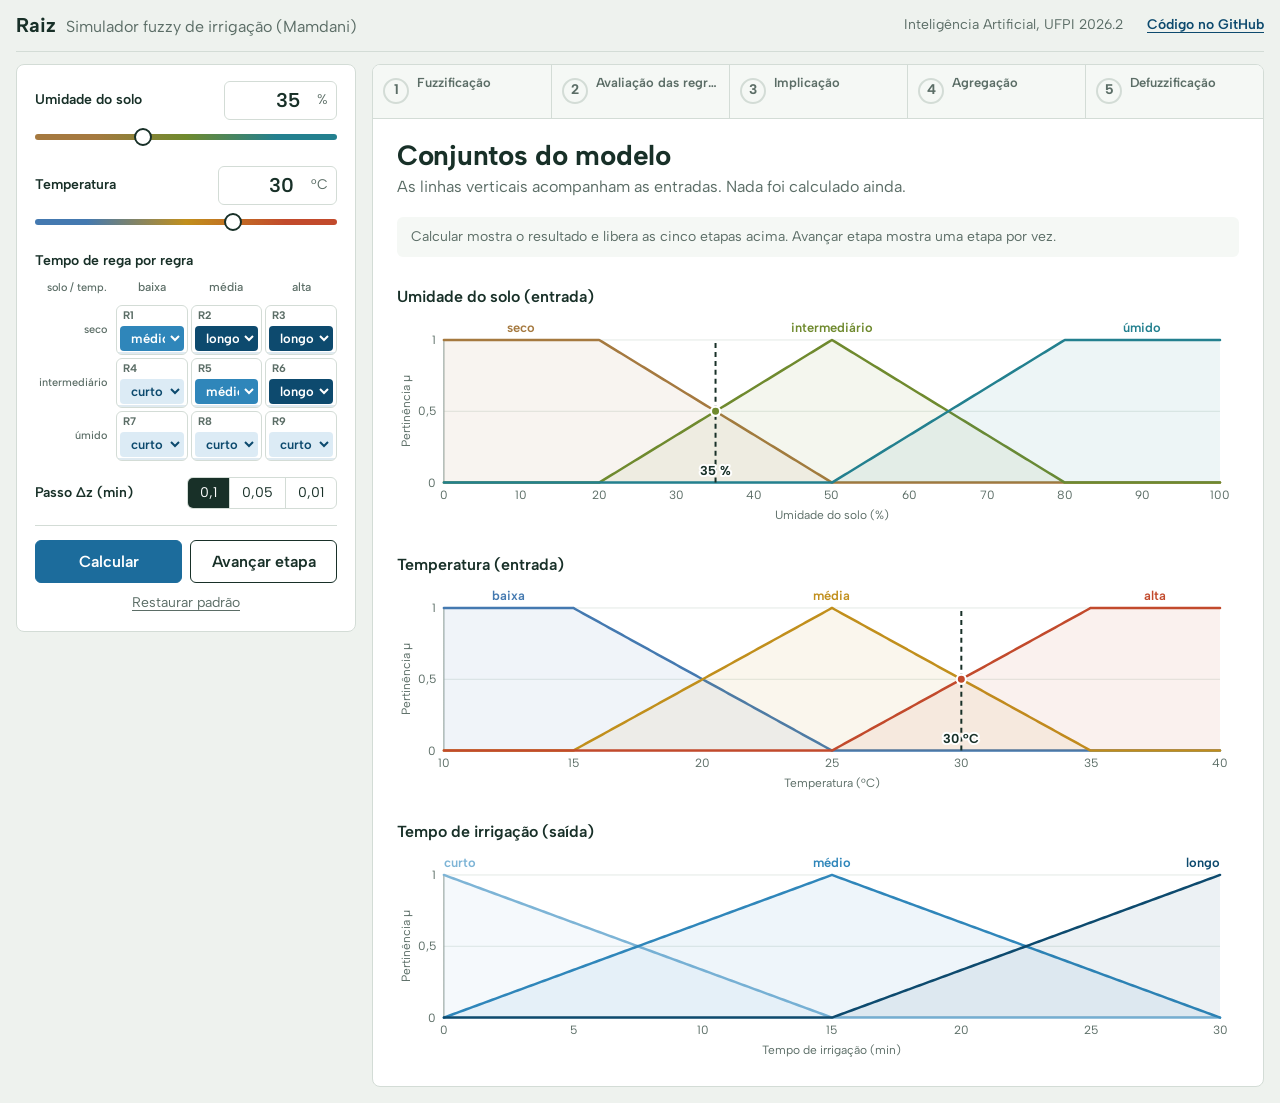
<file: index.html>
<!DOCTYPE html>
<html lang="pt-BR">
<head>
  <meta charset="UTF-8">
  <meta name="viewport" content="width=device-width, initial-scale=1.0">
  <meta name="theme-color" content="#eef2ee">
  <meta name="description" content="Raiz: simulador didático de irrigação por inferência fuzzy Mamdani.">
  <title>Raiz | Simulador de Irrigação Fuzzy</title>
  <link rel="preconnect" href="https://fonts.googleapis.com">
  <link rel="preconnect" href="https://fonts.gstatic.com" crossorigin>
  <link rel="stylesheet" href="https://fonts.googleapis.com/css2?family=Albert+Sans:wght@400;500;600;700&display=swap">
  <link rel="stylesheet" href="./css/style.css">
  <script type="module" src="./js/app.js"></script>
</head>
<body>
  <div id="app" class="app">
    <header class="topbar">
      <p class="brand"><strong>Raiz</strong> <span>Simulador fuzzy de irrigação (Mamdani)</span></p>
      <p class="course">Inteligência Artificial, UFPI 2026.2</p>
      <a class="repo-link" href="https://github.com/jvrosal/Sistemas-Fuzzy" target="_blank" rel="noopener noreferrer">Código no GitHub</a>
    </header>

    <form class="controls" id="controls" novalidate aria-label="Configuração da simulação">
      <div class="field" data-field="humidity">
        <div class="field-row">
          <label for="humidity-input">Umidade do solo</label>
          <span class="number-box">
            <input id="humidity-input" name="humidity" type="number" inputmode="decimal" min="0" max="100" step="any" value="35" aria-describedby="humidity-error">
            <span class="unit">%</span>
          </span>
        </div>
        <input class="slider slider-humidity" id="humidity-slider" type="range" min="0" max="100" step="0.5" value="35" aria-label="Umidade do solo, de 0 a 100 %">
        <p class="field-error" id="humidity-error" role="alert"></p>
      </div>

      <div class="field" data-field="temperature">
        <div class="field-row">
          <label for="temperature-input">Temperatura</label>
          <span class="number-box">
            <input id="temperature-input" name="temperature" type="number" inputmode="decimal" min="10" max="40" step="any" value="30" aria-describedby="temperature-error">
            <span class="unit">°C</span>
          </span>
        </div>
        <input class="slider slider-temperature" id="temperature-slider" type="range" min="10" max="40" step="0.5" value="30" aria-label="Temperatura, de 10 a 40 °C">
        <p class="field-error" id="temperature-error" role="alert"></p>
      </div>

      <fieldset class="rules">
        <legend>Tempo de rega por regra</legend>
        <table class="rule-matrix" data-rule-matrix>
          <caption class="visually-hidden">Consequente de cada regra: linhas indicam o solo, colunas indicam a temperatura</caption>
        </table>
      </fieldset>

      <fieldset class="step-choice">
        <legend>Passo Δz (min)</legend>
        <div class="segmented" data-step-options></div>
      </fieldset>

      <div class="actions">
        <button type="submit" class="button button-primary" data-action="calculate">Calcular</button>
        <button type="button" class="button" data-action="advance">Avançar etapa</button>
        <button type="button" class="button-quiet" data-action="reset">Restaurar padrão</button>
      </div>
    </form>

    <main class="board" aria-labelledby="board-title">
      <h1 id="board-title" class="visually-hidden">Etapas da inferência</h1>
      <ol class="rail" data-stage-list aria-label="Etapas da inferência Mamdani"></ol>
      <section class="view">
        <header class="view-head">
          <h2 data-view-title>Conjuntos do modelo</h2>
          <p class="run-status" data-app-status aria-live="polite">Carregando…</p>
        </header>
        <div class="view-body" data-view-body></div>
      </section>
    </main>
  </div>
</body>
</html>
</file>
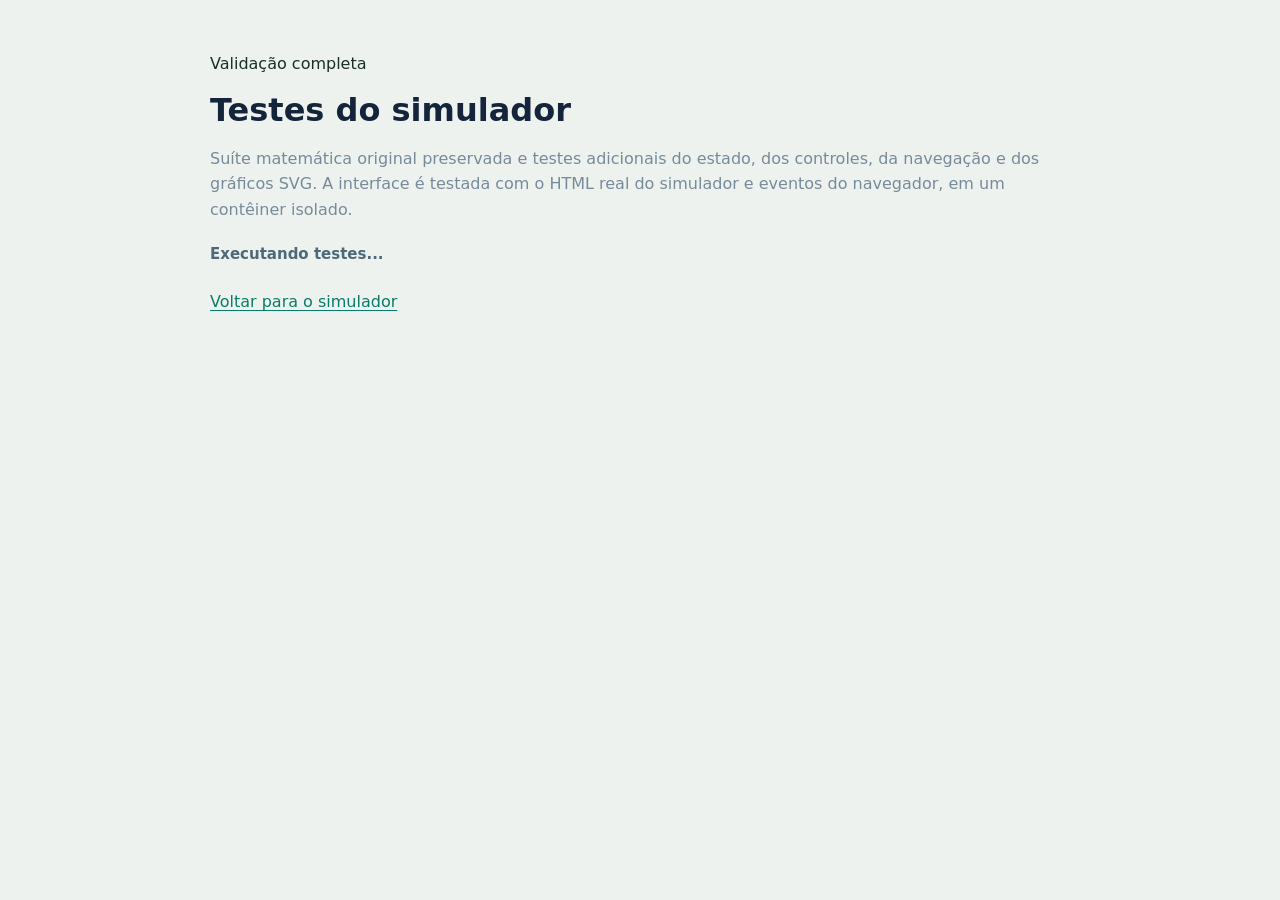
<file: tests/index.html>
<!DOCTYPE html>
<html lang="pt-BR">
  <head>
    <meta charset="UTF-8" />
    <meta name="viewport" content="width=device-width, initial-scale=1.0" />
    <title>Testes | Simulador Fuzzy Mamdani</title>
    <link rel="stylesheet" href="../css/style.css" />
    <script type="module" src="./tests.js"></script>
    <style>
      .test-page { max-width: 760px; margin: 52px auto; padding: 0 20px; }
      .test-header { margin-bottom: 22px; }
      .test-header p { color: #778a9b; line-height: 1.6; }
      .test-result { display: flex; justify-content: space-between; align-items: center; gap: 14px; padding: 14px 0; border-bottom: 1px solid #edf1f4; font-size: 14px; }
      .test-result span { font-weight: 700; }
      .test-pass { color: #11856b; }
      .test-fail { color: #c33c38; }
      .test-summary { margin: 18px 0; color: #4e697a; font-size: 15px; font-weight: 700; }
      .test-group { margin: 26px 0 0; }
      .test-group-title { margin: 0 0 10px; padding: 12px 0; border-bottom: 2px solid #dbe5ed; font-size: 18px; color: #14253b; }
      .test-result strong { font-weight: 500; }
      .test-result span { white-space: nowrap; }
      .test-page { max-width: 900px; }
      @media (max-width: 560px) {
        .test-result { align-items: start; flex-direction: column; gap: 4px; }
      }
    </style>
  </head>
  <body>
    <main class="test-page">
      <div class="test-header">
        <span class="section-kicker">Validação completa</span>
        <h1 style="color:#14253b;font-size:32px;margin:12px 0">Testes do simulador</h1>
        <p>Suíte matemática original preservada e testes adicionais do estado, dos controles, da navegação e dos gráficos SVG. A interface é testada com o HTML real do simulador e eventos do navegador, em um contêiner isolado.</p>
      </div>
      <section class="panel" aria-label="Resultados dos testes">
        <p id="test-summary" class="test-summary" role="status" aria-live="polite">Executando testes...</p>
        <div id="test-results"></div>
      </section>
      <p style="margin-top:24px"><a href="../index.html" style="color:#087c69">Voltar para o simulador</a></p>
    </main>
  </body>
</html>
</file>
<file: css/style.css>
:root {
  --bg: #eef2ee;
  --surface: #ffffff;
  --ink: #183028;
  --muted: #5b6d66;
  --line: #d3dcd6;
  --soft: #f5f8f5;

  --water: #1c6c9c;
  --water-deep: #0d4a6e;
  --error: #b42318;

  /* Umidade: terra seca, folha, água */
  --set-seco: #a5793f;
  --set-intermediario: #6f8a2e;
  --set-umido: #23808f;
  /* Temperatura: frio, ameno, quente */
  --set-baixa: #4479b0;
  --set-media: #c18f1c;
  --set-alta: #c24a2c;
  /* Tempo de rega: do raso ao fundo */
  --set-curto: #7db4d6;
  --set-medio: #2f86ba;
  --set-longo: #0d4a6e;

  --font: "Albert Sans", system-ui, -apple-system, "Segoe UI", sans-serif;
  --fs-xs: 0.75rem;
  --fs-sm: 0.875rem;
  --fs-md: 1rem;
  --fs-lg: 1.25rem;
  --fs-xl: 1.75rem;
  --radius: 8px;
  color-scheme: light;
}

* { box-sizing: border-box; }

html {
  font-family: var(--font);
  font-size: 100%;
  line-height: 1.45;
  color: var(--ink);
  background: var(--bg);
  -webkit-text-size-adjust: 100%;
}

body { margin: 0; }
h1, h2, p, figure { margin: 0; }
a { color: var(--water-deep); text-underline-offset: 0.2em; }
button, input, select { font: inherit; color: inherit; }
:focus-visible { outline: 3px solid var(--water); outline-offset: 2px; }

.visually-hidden {
  position: absolute;
  width: 1px;
  height: 1px;
  overflow: hidden;
  clip: rect(0 0 0 0);
  white-space: nowrap;
}

.num { font-variant-numeric: tabular-nums; }
.muted { color: var(--muted); font-size: var(--fs-sm); }

/* Estrutura da tela */

.app {
  display: grid;
  grid-template-columns: minmax(300px, 340px) minmax(0, 1fr);
  grid-template-rows: auto auto;
  align-items: start;
  grid-template-areas:
    "top top"
    "controls board";
  gap: 12px 16px;
  padding: 0 16px 16px;
  max-width: 1600px;
  margin: 0 auto;
}

.topbar {
  grid-area: top;
  display: flex;
  align-items: center;
  gap: 24px;
  min-height: 52px;
  border-bottom: 1px solid var(--line);
}

.brand { margin-right: auto; font-size: var(--fs-md); }
.brand strong { font-size: var(--fs-lg); font-weight: 700; margin-right: 6px; }
.brand span { color: var(--muted); }
.course { color: var(--muted); font-size: var(--fs-sm); }
.repo-link { font-weight: 600; font-size: var(--fs-sm); }

.controls,
.board {
  min-height: 0;
  border: 1px solid var(--line);
  border-radius: var(--radius);
  background: var(--surface);
}

/* Controles */

.controls {
  grid-area: controls;
  display: flex;
  flex-direction: column;
  gap: 16px;
  padding: 16px 18px;
  overflow-y: auto;
}

.field { display: grid; gap: 4px; }

.field-row {
  display: flex;
  align-items: center;
  justify-content: space-between;
  gap: 12px;
}

.field label,
fieldset legend {
  font-size: var(--fs-sm);
  font-weight: 600;
}

.number-box {
  display: inline-flex;
  align-items: center;
  border: 1px solid var(--line);
  border-radius: 6px;
  background: var(--surface);
}

.number-box:focus-within { border-color: var(--water); box-shadow: 0 0 0 2px rgb(28 108 156 / 0.2); }

.number-box input {
  width: 4.6em;
  padding: 4px 2px 4px 8px;
  border: 0;
  background: transparent;
  font-size: var(--fs-lg);
  font-weight: 600;
  font-variant-numeric: tabular-nums;
  text-align: right;
}

.number-box input:focus-visible { outline: none; }
.unit { padding-right: 8px; color: var(--muted); font-size: var(--fs-sm); }

.has-error .number-box { border-color: var(--error); box-shadow: 0 0 0 1px var(--error); }
.field-error { color: var(--error); font-size: var(--fs-sm); }
.field-error:empty { display: none; }

.slider {
  width: 100%;
  height: 26px;
  margin: 0;
  background: transparent;
  appearance: none;
  -webkit-appearance: none;
  cursor: pointer;
}

.slider::-webkit-slider-runnable-track { height: 6px; border-radius: 3px; background: var(--track); }
.slider::-moz-range-track { height: 6px; border-radius: 3px; background: var(--track); }
.slider::-webkit-slider-thumb {
  -webkit-appearance: none;
  width: 18px;
  height: 18px;
  margin-top: -6px;
  border: 2px solid var(--ink);
  border-radius: 50%;
  background: var(--surface);
}
.slider::-moz-range-thumb { width: 14px; height: 14px; border: 2px solid var(--ink); border-radius: 50%; background: var(--surface); }

/* A trilha usa as cores dos próprios conjuntos da variável */
.slider-humidity { --track: linear-gradient(90deg, var(--set-seco) 20%, var(--set-intermediario) 50%, var(--set-umido) 80%); }
.slider-temperature { --track: linear-gradient(90deg, var(--set-baixa) 17%, var(--set-media) 50%, var(--set-alta) 83%); }
.has-error .slider { opacity: 0.4; }

fieldset { margin: 0; padding: 0; border: 0; min-width: 0; }
fieldset legend { padding: 0; margin-bottom: 8px; }

/* Matriz das nove regras */
.rule-matrix {
  width: calc(100% + 6px);
  margin: -3px;
  border-collapse: separate;
  border-spacing: 3px;
  table-layout: fixed;
}

.rule-matrix th,
.rule-matrix td { padding: 0; }

.rule-matrix thead th,
.rule-matrix .corner {
  padding-bottom: 2px;
  font-size: var(--fs-xs);
  font-weight: 500;
  color: var(--muted);
  text-align: center;
}

.rule-matrix .corner { width: 78px; text-align: right; padding-right: 6px; white-space: nowrap; font-size: 0.6875rem; }

.rule-matrix tbody th {
  padding-right: 6px;
  font-size: 0.6875rem;
  font-weight: 500;
  color: var(--muted);
  text-align: right;
}

.cell {
  --h: 0;
  position: relative;
  height: 50px;
  border: 1px solid var(--line);
  border-radius: 6px;
  background: var(--surface);
  overflow: hidden;
  vertical-align: bottom;
}

/* Nível da água na célula = ativação h da regra */
.cell::before {
  content: "";
  position: absolute;
  inset: auto 0 0;
  height: calc(var(--h) * 100%);
  background: rgb(28 108 156 / 0.14);
  border-top: 2px solid transparent;
  transition: height 500ms cubic-bezier(.2, .7, .2, 1);
}

.cell.is-active { border-color: rgb(28 108 156 / 0.55); }
.cell.is-active::before { border-top-color: rgb(28 108 156 / 0.6); }

.cell-id,
.cell-h {
  position: absolute;
  top: 3px;
  font-size: 0.6875rem;
  line-height: 1.2;
}

.cell-id { left: 6px; font-weight: 700; color: var(--muted); }
.cell-h { right: 6px; color: var(--water-deep); font-variant-numeric: tabular-nums; }
.cell.is-active .cell-h { font-weight: 700; }

.cell select {
  position: relative;
  display: block;
  width: calc(100% - 6px);
  margin: 18px 3px 3px;
  padding: 3px 2px 3px 6px;
  border: 1px solid transparent;
  border-radius: 4px;
  font-size: 0.8125rem;
  font-weight: 600;
  cursor: pointer;
}

.cell select[data-consequent="curto"] { background: #dcebf5; color: var(--water-deep); }
.cell select[data-consequent="medio"] { background: var(--set-medio); color: #fff; }
.cell select[data-consequent="longo"] { background: var(--set-longo); color: #fff; }

/* Passo Δz */
.step-choice { display: flex; align-items: center; justify-content: space-between; gap: 12px; }
.step-choice legend { float: left; margin: 0; }

.segmented {
  display: inline-flex;
  border: 1px solid var(--line);
  border-radius: 6px;
  overflow: hidden;
}

.segmented span { position: relative; }
.segmented span + span { border-left: 1px solid var(--line); }
.segmented input { position: absolute; opacity: 0; pointer-events: none; }

.segmented label {
  display: block;
  padding: 5px 12px;
  font-size: var(--fs-sm);
  font-variant-numeric: tabular-nums;
  cursor: pointer;
}

.segmented input:checked + label { background: var(--ink); color: #fff; }
.segmented input:focus-visible + label { outline: 3px solid var(--water); outline-offset: -3px; }

/* Ações */
.actions {
  display: grid;
  grid-template-columns: 1fr 1fr;
  gap: 8px;
  padding-top: 14px;
  border-top: 1px solid var(--line);
}

.button {
  padding: 9px 12px;
  border: 1px solid var(--ink);
  border-radius: 6px;
  background: var(--surface);
  font-weight: 600;
  cursor: pointer;
}

.button:hover:not(:disabled) { background: var(--soft); }

.button-primary { border-color: var(--water); background: var(--water); color: #fff; }
.button-primary:hover:not(:disabled) { background: var(--water-deep); border-color: var(--water-deep); }

.button:disabled { border-color: var(--line); background: var(--soft); color: #8d9a95; cursor: not-allowed; }

.button-quiet {
  grid-column: span 2;
  justify-self: center;
  padding: 2px 4px;
  border: 0;
  background: none;
  color: var(--muted);
  font-size: var(--fs-sm);
  text-decoration: underline;
  text-underline-offset: 0.2em;
  cursor: pointer;
}

.button-quiet:hover { color: var(--ink); }


/* Trilha das etapas */

.board {
  grid-area: board;
  overflow: hidden;
}

.rail {
  display: grid;
  grid-template-columns: repeat(5, minmax(0, 1fr));
  margin: 0;
  padding: 0;
  list-style: none;
  border-bottom: 1px solid var(--line);
  background: var(--soft);
}

.stage + .stage { border-left: 1px solid var(--line); }

.stage-tab {
  position: relative;
  display: grid;
  grid-template-columns: auto minmax(0, 1fr);
  grid-template-rows: auto auto;
  column-gap: 8px;
  align-items: center;
  width: 100%;
  height: 100%;
  padding: 9px 10px 11px;
  border: 0;
  background: transparent;
  text-align: left;
  cursor: pointer;
}

.stage-tab:disabled { cursor: default; }

.stage-number {
  grid-row: span 2;
  display: grid;
  place-items: center;
  width: 26px;
  height: 26px;
  border: 2px solid var(--line);
  border-radius: 50%;
  font-size: var(--fs-sm);
  font-weight: 700;
  color: var(--muted);
}

.stage-name { font-size: 0.8125rem; font-weight: 600; color: var(--muted); white-space: nowrap; overflow: hidden; text-overflow: ellipsis; }
.stage-value { min-height: 1.2em; font-size: var(--fs-xs); color: var(--muted); font-variant-numeric: tabular-nums; white-space: nowrap; overflow: hidden; text-overflow: ellipsis; }

.stage[data-state="done"] .stage-number { border-color: var(--ink); background: var(--ink); color: #fff; }
.stage[data-state="done"] .stage-name { color: var(--ink); }
.stage[data-state="done"] .stage-tab:hover { background: var(--surface); }

.stage[data-state="current"] .stage-tab { background: var(--surface); }
.stage[data-state="current"] .stage-tab::after {
  content: "";
  position: absolute;
  inset: auto 0 -1px;
  height: 3px;
  background: var(--water);
}
.stage[data-state="current"] .stage-number { border-color: var(--water); background: var(--water); color: #fff; }
.stage[data-state="current"] .stage-name { color: var(--ink); }
.stage[data-state="current"] .stage-value { color: var(--water-deep); font-weight: 600; }

/* Área da etapa */

.view {
  display: grid;
  gap: 18px;
  padding: 20px 24px 26px;
}

.view-head { display: grid; gap: 4px; max-width: 70ch; }
.view-head h2 { font-size: var(--fs-xl); font-weight: 700; line-height: 1.15; letter-spacing: -0.01em; }
.run-status { color: var(--muted); font-size: var(--fs-md); }
.run-status[data-kind="changed"],
.run-status[data-kind="reset"] { color: var(--water-deep); font-weight: 600; }
.run-status[data-kind="invalid"] { color: var(--error); font-weight: 600; }

.empty { color: var(--muted); }
.empty.is-error { color: var(--error); }

/* Layouts de cada etapa: gráficos sempre em largura total, informações ao lado ou abaixo */
.layout-stack { display: grid; gap: 28px; }

.hint {
  padding: 10px 14px;
  border-radius: 6px;
  background: var(--soft);
  color: var(--muted);
  font-size: var(--fs-sm);
}

/* Etapa 1: cada variável numa faixa (gráfico largo + leitura dos graus) */
.fuzz-row {
  display: grid;
  grid-template-columns: minmax(0, 1fr) 270px;
  align-items: center;
  gap: 24px;
}
.fuzz-row + .fuzz-row { padding-top: 24px; border-top: 1px solid var(--line); }

.fuzz-side { display: grid; gap: 10px; padding-left: 24px; border-left: 1px solid var(--line); }

.reading { display: grid; color: var(--muted); font-size: var(--fs-sm); }
.reading strong { color: var(--ink); font-size: 2.25rem; line-height: 1.1; font-weight: 700; font-variant-numeric: tabular-nums; }
.reading strong small { margin-left: 4px; font-size: var(--fs-md); font-weight: 500; color: var(--muted); }

/* Faixa de informações abaixo do gráfico (etapas 4 e 5) */
.info-strip {
  display: grid;
  grid-template-columns: auto minmax(0, 1fr);
  gap: 16px 40px;
  align-items: start;
  padding-top: 18px;
  border-top: 1px solid var(--line);
}

.info-block { display: grid; gap: 6px; min-width: 0; }

/* Gráficos */

.chart {
  display: flex;
  flex-direction: column;
  gap: 6px;
  min-width: 0;
}

.chart figcaption { font-size: var(--fs-md); font-weight: 600; }

.chart-canvas {
  position: relative;
  aspect-ratio: 3 / 1;
  min-height: 200px;
}

.overview .chart-canvas { aspect-ratio: 4 / 1; }

.chart-svg {
  position: absolute;
  inset: 0;
  display: block;
  width: 100%;
  height: 100%;
  overflow: visible;
}

.chart-svg .grid { stroke: #e3e9e5; stroke-width: 1; }
.chart-svg .axis { stroke: #8a9a93; stroke-width: 1; }
.chart-svg .tick { fill: var(--muted); font-size: 12px; font-variant-numeric: tabular-nums; }
.chart-svg .axis-label { fill: var(--muted); font-size: 12px; }

.chart-svg .curve { fill: none; stroke-width: 2.5; stroke-linejoin: round; stroke-linecap: round; }
.chart-svg .curve.is-faint { stroke-width: 1.5; stroke-dasharray: 5 4; opacity: 0.75; }
.chart-svg .curve.is-dashed { stroke-width: 1.75; stroke-dasharray: 6 5; }
.chart-svg .curve.is-strong { stroke-width: 3; }
.chart-svg .set-label { font-size: 13px; font-weight: 600; }
.chart-svg .dot { stroke: #fff; stroke-width: 2; }

.chart-svg .area { opacity: 0.22; stroke: none; }
.chart-svg .area.is-soft { opacity: 0.08; }
.chart-svg .area.aggregate { fill: var(--water); opacity: 0.28; }
.chart-svg .curve.aggregate { stroke: var(--water-deep); stroke-width: 3; }

.chart-svg .marker { stroke-width: 2; stroke-dasharray: 5 4; }
.chart-svg .marker-input { stroke: var(--ink); }
.chart-svg .marker-centroid { stroke: var(--error); stroke-dasharray: none; }
.chart-svg .marker-label { font-size: 13px; font-weight: 700; paint-order: stroke; stroke: #fff; stroke-width: 4px; stroke-linejoin: round; }
.chart-svg .marker-label.marker-input { fill: var(--ink); }
.chart-svg .marker-label.marker-centroid { fill: var(--error); }

.chart-svg .cut-line { stroke: var(--ink); stroke-width: 1; stroke-dasharray: 2 3; }
.chart-svg .cut-label { fill: var(--ink); font-size: 13px; font-weight: 700; }

/* Cor de cada conjunto, compartilhada por linhas, pontos, áreas e etiquetas */
.set-seco { --c: var(--set-seco); }
.set-intermediario { --c: var(--set-intermediario); }
.set-umido { --c: var(--set-umido); }
.set-baixa { --c: var(--set-baixa); }
.set-media { --c: var(--set-media); }
.set-alta { --c: var(--set-alta); }
.set-curto { --c: var(--set-curto); }
.set-medio { --c: var(--set-medio); }
.set-longo { --c: var(--set-longo); }

.chart-svg .curve[class*="set-"] { stroke: var(--c); }
.chart-svg .area[class*="set-"],
.chart-svg .dot[class*="set-"],
.chart-svg .set-label[class*="set-"] { fill: var(--c); }

/* A área recortada "sobe" quando a etapa aparece */
@keyframes grow { from { transform: scaleY(0); } to { transform: scaleY(1); } }
.chart-svg .grow { transform-origin: bottom; transform-box: fill-box; animation: grow 550ms cubic-bezier(.2, .7, .2, 1); }
.chart-svg.is-settled .grow { animation: none; }

/* Tabelas e textos das etapas */

.degrees { width: 100%; border-collapse: collapse; font-size: var(--fs-sm); }
.degrees th, .degrees td { padding: 4px 0; border-top: 1px solid var(--line); font-weight: 400; text-align: left; }
.degrees th { width: 9em; color: var(--muted); white-space: nowrap; }
.degrees tr.is-on th { color: var(--ink); font-weight: 600; }
.degrees .num { width: 5.5em; text-align: right; white-space: nowrap; }
.degrees tr.is-on .num { font-weight: 700; }
.meter-cell { width: 34%; padding: 0 12px !important; }
.fuzz-side .degrees th { width: auto; }

.swatch { display: inline-block; width: 10px; height: 10px; margin-right: 8px; border-radius: 2px; background: var(--c); }

.meter {
  display: block;
  height: 8px;
  border-radius: 2px;
  background: linear-gradient(90deg, var(--c) calc(var(--v) * 100%), #e6ece8 0);
}

.tag {
  display: inline-block;
  padding: 1px 8px;
  border-radius: 999px;
  font-size: var(--fs-xs);
  font-weight: 600;
  background: var(--c);
  color: #fff;
}
.tag.set-curto { background: #dcebf5; color: var(--water-deep); }

.rule-table { width: 100%; border-collapse: collapse; font-size: var(--fs-sm); }
.rule-table th, .rule-table td { padding: 6px 12px 6px 0; border-top: 1px solid var(--line); text-align: left; font-weight: 400; white-space: nowrap; }
.rule-table thead th { border-top: 0; color: var(--muted); font-size: var(--fs-xs); font-weight: 600; }
.rule-table .num { text-align: right; }
.rule-table tbody tr { color: #87958f; }
.rule-table tbody tr:not(.is-on) .tag { opacity: 0.5; }
.rule-table tbody tr.is-on { color: var(--ink); background: rgb(28 108 156 / 0.06); }
.rule-table tbody tr.is-on th,
.rule-table tbody tr.is-on .h { font-weight: 700; }
.rule-table tbody th { padding-left: 8px; }
.rule-table .go { width: 1%; text-align: right; padding-right: 8px; }

.link { padding: 0; border: 0; background: none; color: var(--water-deep); font-size: var(--fs-sm); text-decoration: underline; text-underline-offset: 0.2em; cursor: pointer; }

/* Seletor de regra da etapa 3: uma fileira com as nove regras */
.rule-picker { display: grid; grid-template-columns: repeat(9, minmax(0, 1fr)); gap: 6px; }

.pick {
  display: grid;
  justify-items: start;
  gap: 4px;
  padding: 8px 10px;
  border: 1px solid var(--line);
  border-radius: 6px;
  background: var(--surface);
  text-align: left;
  font-size: var(--fs-sm);
  color: #87958f;
  cursor: pointer;
}

.pick .tag { justify-self: start; }
.pick:not(.is-on) .tag { opacity: 0.5; }
.pick.is-on { color: var(--ink); }
.pick:hover { border-color: var(--muted); }
.pick[aria-checked="true"] { border-color: var(--water); box-shadow: inset 0 -3px 0 var(--water); background: rgb(28 108 156 / 0.06); color: var(--ink); }

.log-line {
  padding: 8px 12px;
  border-left: 3px solid var(--water);
  background: var(--soft);
  font-size: var(--fs-sm);
  font-variant-numeric: tabular-nums;
}

.formula { font-size: var(--fs-sm); font-variant-numeric: tabular-nums; }

.facts { margin: 0; padding: 0; list-style: none; display: grid; gap: 10px; font-size: var(--fs-sm); }
.facts li { display: grid; grid-template-columns: auto 1fr; gap: 2px 8px; align-items: center; }
.facts small { grid-column: 2; color: var(--muted); font-size: var(--fs-xs); }
.facts-row { grid-auto-flow: column; justify-content: start; gap: 12px 36px; }
@media (max-width: 720px) { .facts-row { grid-auto-flow: row; } }

.outcome {
  display: grid;
  padding-right: 40px;
  border-right: 1px solid var(--line);
  color: var(--muted);
}

.outcome strong {
  font-size: 3.5rem;
  line-height: 1.05;
  font-weight: 700;
  color: var(--water-deep);
  font-variant-numeric: tabular-nums;
}

/* Desktop: o painel de controles acompanha a rolagem */

@media (min-width: 1080px) {
  .controls {
    position: sticky;
    top: 16px;
    max-height: calc(100dvh - 32px);
  }
}

/* Telas menores */

@media (max-width: 1079px) {
  .app {
    grid-template-columns: 1fr;
    grid-template-areas: "top" "controls" "board";
  }
  .controls { overflow: visible; }
}

@media (max-width: 720px) {
  .app { padding: 0 12px 12px; }
  .topbar { flex-wrap: wrap; gap: 4px 16px; padding: 10px 0; }
  .brand span { display: block; }
  .course { display: none; }
  .chart-canvas,
  .overview .chart-canvas { aspect-ratio: 16 / 9; }
  .fuzz-row,
  .info-strip { grid-template-columns: 1fr; }
  .fuzz-side { padding-left: 0; border-left: 0; }
  .outcome { padding: 0 0 12px; border-right: 0; border-bottom: 1px solid var(--line); }
  .rule-picker { grid-template-columns: repeat(3, minmax(0, 1fr)); }
  .view { padding: 14px 12px; }
  .stage-tab { grid-template-columns: 1fr; justify-items: center; padding: 10px 4px; }
  .stage-number { grid-row: auto; }
  .stage-name, .stage-value { display: none; }
  .rule-table th:nth-child(2), .rule-table td:nth-child(2),
  .rule-table th:nth-child(3), .rule-table td:nth-child(3) { display: none; }
}

@media (prefers-reduced-motion: reduce) {
  .cell::before { transition: none; }
  .chart-svg .grow { animation: none; }
}
</file>
